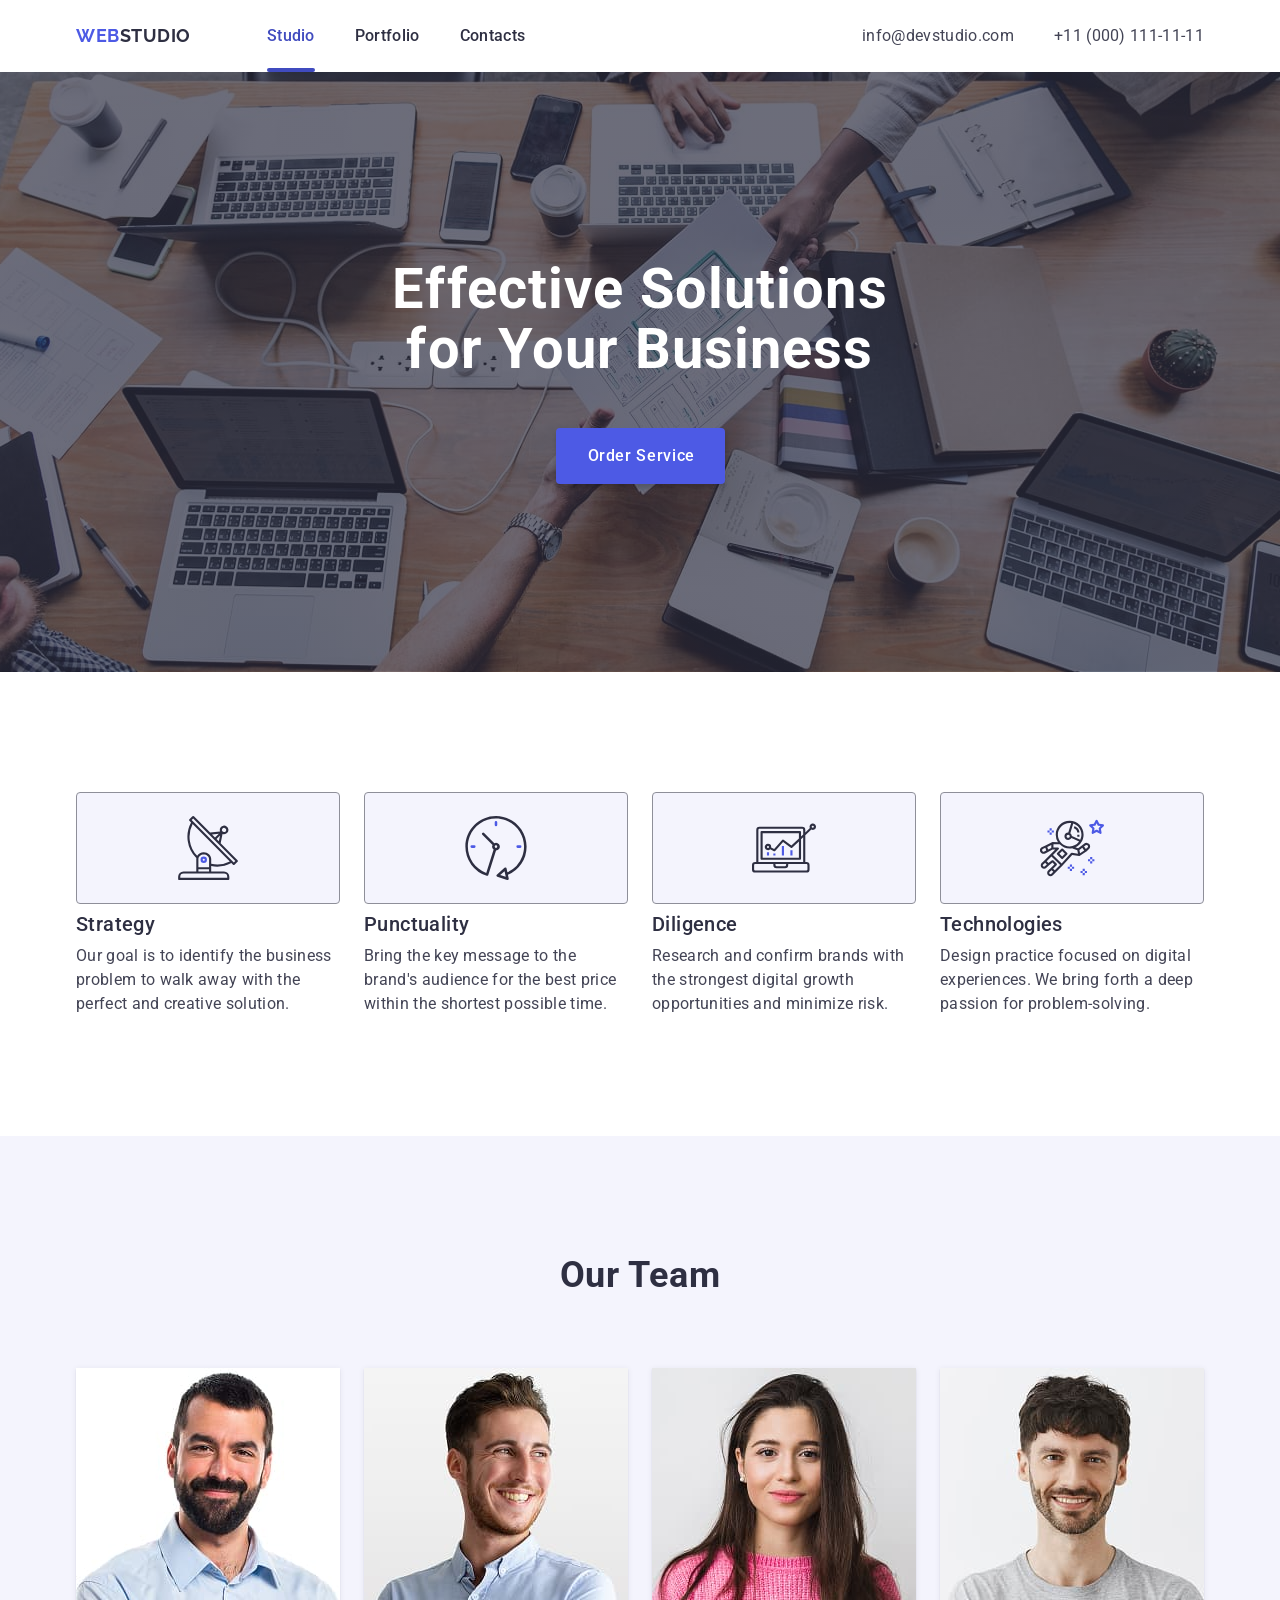
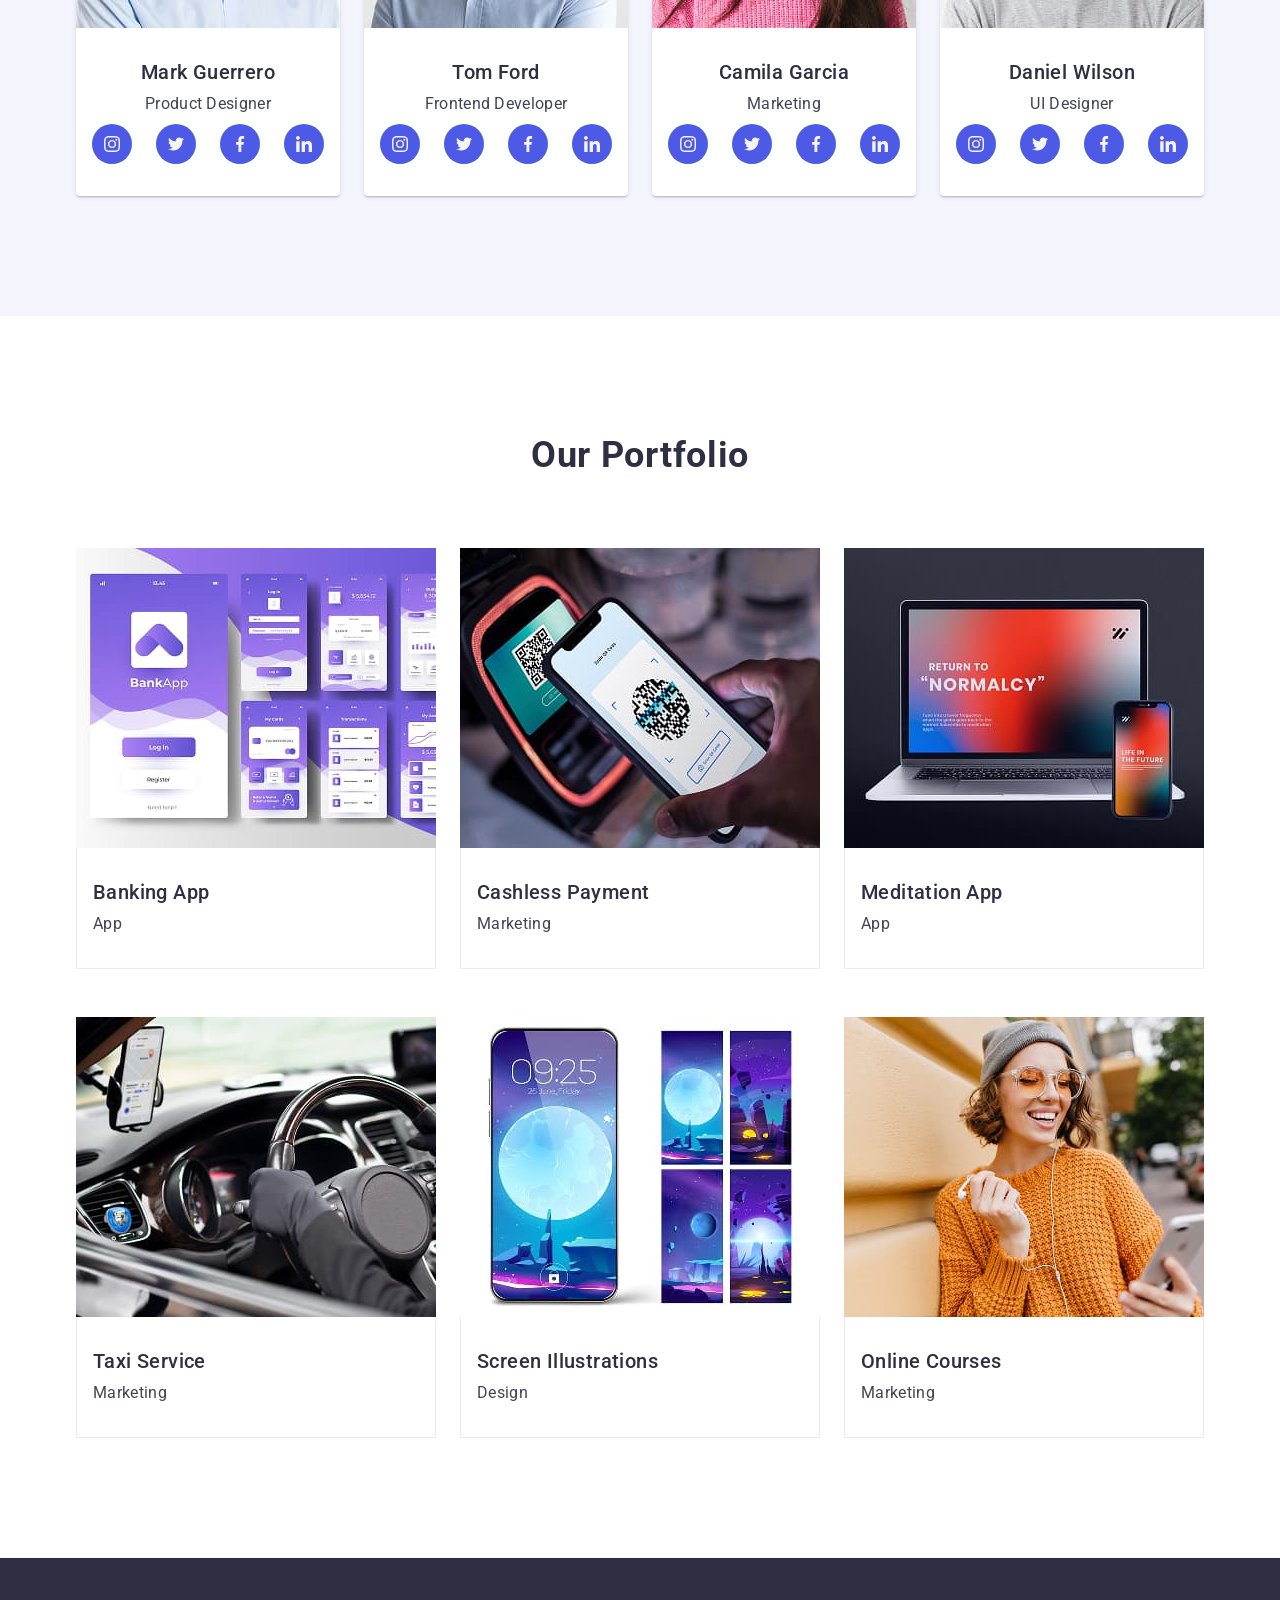
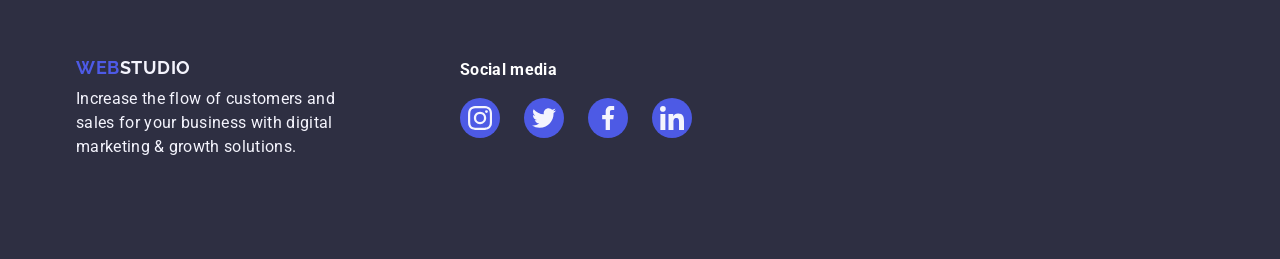
<file: index.html>
<!DOCTYPE html>
<html lang="en">
  <head>
    <meta charset="UTF-8" />
    <meta name="viewport" content="width=device-width, initial-scale=1.0" />
    <title>Document</title>
    <link
      rel="stylesheet"
      href="https://cdnjs.cloudflare.com/ajax/libs/modern-normalize/3.0.1/modern-normalize.min.css"
      integrity="sha512-q6WgHqiHlKyOqslT/lgBgodhd03Wp4BEqKeW6nNtlOY4quzyG3VoQKFrieaCeSnuVseNKRGpGeDU3qPmabCANg=="
      crossorigin="anonymous"
      referrerpolicy="no-referrer"
    />
    <link rel="preconnect" href="https://fonts.googleapis.com" />
    <link rel="preconnect" href="https://fonts.gstatic.com" crossorigin />
    <link
      href="https://fonts.googleapis.com/css2?family=Raleway:wght@700&family=Roboto:wght@400;500;700&display=swap"
      rel="stylesheet"
    />
    <link rel="stylesheet" href="./css/styles.css" />
  </head>
  <body>
    <header class="header">
      <div class="container">
        <nav class="navigation">
          <!-- logo -->
          <a class="logo" href="./index.html"
            ><span class="logo-part">Web</span>studio</a
          >
          <!-- navigation -->
          <ul class="navigation-list">
            <li class="navigation-item">
              <a class="navigation-item-link current" href="">Studio</a>
            </li>
            <li class="navigation-item">
              <a class="navigation-item-link" href="">Portfolio</a>
            </li>
            <li class="navigation-item">
              <a class="navigation-item-link" href="">Contacts</a>
            </li>
          </ul>
        </nav>
        <!-- contacts -->
        <address class="contacts">
          <ul class="contacts-list">
            <li class="contacts-item">
              <a class="contacts-item-link" href="mailto:info@devstudio.com"
                >info@devstudio.com</a
              >
            </li>
            <li class="contacts-item">
              <a class="contacts-item-link" href="tel:+110001111111"
                >+11 (000) 111-11-11</a
              >
            </li>
          </ul>
        </address>
      </div>
    </header>

    <main class="main">
      <section class="hero-section">
        <div class="container">
          <h1 class="hero-title">Effective Solutions for Your Business</h1>
          <button class="hero-button" type="button">Order Service</button>
        </div>
      </section>

      <!-- description -->
      <section class="section description-section">
        <div class="container">
          <h2 class="description-title section-title hidden">Why us?</h2>
          <ul class="description-list">
            <li class="description-item">
              <div class="description-ico-wrap">
                <svg class="description-ico" width="64" height="64">
                  <use href="./images/icons.svg#icon-antenna"></use>
                </svg>
              </div>
              <h3 class="description-subtitle section-subtitle">Strategy</h3>
              <p class="description-item-text section-text">
                Our goal is to identify the business problem to walk away with
                the perfect and creative solution.
              </p>
            </li>
            <li class="description-item">
              <div class="description-ico-wrap">
                <svg class="description-ico" width="64" height="64">
                  <use href="./images/icons.svg#icon-clock"></use>
                </svg>
              </div>
              <h3 class="description-subtitle section-subtitle">Punctuality</h3>
              <p class="description-item-text section-text">
                Bring the key message to the brand's audience for the best price
                within the shortest possible time.
              </p>
            </li>
            <li class="description-item">
              <div class="description-ico-wrap">
                <svg class="description-ico" width="64" height="64">
                  <use href="./images/icons.svg#icon-diagram"></use>
                </svg>
              </div>
              <h3 class="description-subtitle section-subtitle">Diligence</h3>
              <p class="description-item-text section-text">
                Research and confirm brands with the strongest digital growth
                opportunities and minimize risk.
              </p>
            </li>
            <li class="description-item">
              <div class="description-ico-wrap">
                <svg class="description-ico" width="64" height="64">
                  <use href="./images/icons.svg#icon-astronaut"></use>
                </svg>
              </div>
              <h3 class="description-subtitle section-subtitle">
                Technologies
              </h3>
              <p class="description-item-text section-text">
                Design practice focused on digital experiences. We bring forth a
                deep passion for problem-solving.
              </p>
            </li>
          </ul>
        </div>
      </section>

      <!-- team -->
      <section class="section team-section">
        <div class="container">
          <h2 class="team-title section-title">Our Team</h2>
          <ul class="team-list">
            <li class="team-item">
              <img
                class="team-image"
                src="./images/team-1.jpg"
                alt="Mark Guerrero"
                width="264"
                height="260"
              />
              <div class="team-item-content">
                <h3 class="team-subtitle section-subtitle">Mark Guerrero</h3>
                <p class="team-role section-text">Product Designer</p>
                <ul class="team-soc-list">
                  <li class="team-soc-item">
                    <a
                      class="social-link"
                      href="https://www.instagram.com/"
                      target="_blank"
                    >
                      <svg class="social-icon" width="16" height="16">
                        <use href="./images/icons.svg#icon-instagram"></use>
                      </svg>
                    </a>
                  </li>
                  <li class="team-soc-item">
                    <a class="social-link" href="https://x.com/" target="_blank"
                      ><svg class="social-icon" width="16" height="16">
                        <use href="./images/icons.svg#icon-twitter"></use></svg
                    ></a>
                  </li>
                  <li class="team-soc-item">
                    <a
                      class="social-link"
                      href="https://www.facebook.com/"
                      target="_blank"
                      ><svg class="social-icon" width="16" height="16">
                        <use href="./images/icons.svg#icon-facebook"></use></svg
                    ></a>
                  </li>
                  <li class="team-soc-item">
                    <a
                      class="social-link"
                      href="https://www.linkedin.com/"
                      target="_blank"
                      ><svg class="social-icon" width="16" height="16">
                        <use href="./images/icons.svg#icon-linkedin"></use></svg
                    ></a>
                  </li>
                </ul>
              </div>
            </li>
            <li class="team-item">
              <img
                class="team-image"
                src="./images/team-2.jpg"
                alt="Tom Ford"
                width="264"
                height="260"
              />
              <div class="team-item-content">
                <h3 class="team-subtitle section-subtitle">Tom Ford</h3>
                <p class="team-role section-text">Frontend Developer</p>
                <ul class="team-soc-list">
                  <li class="team-soc-item">
                    <a
                      class="social-link"
                      href="https://www.instagram.com/"
                      target="_blank"
                    >
                      <svg class="social-icon" width="16" height="16">
                        <use href="./images/icons.svg#icon-instagram"></use>
                      </svg>
                    </a>
                  </li>
                  <li class="team-soc-item">
                    <a class="social-link" href="https://x.com/" target="_blank"
                      ><svg class="social-icon" width="16" height="16">
                        <use href="./images/icons.svg#icon-twitter"></use></svg
                    ></a>
                  </li>
                  <li class="team-soc-item">
                    <a
                      class="social-link"
                      href="https://www.facebook.com/"
                      target="_blank"
                      ><svg class="social-icon" width="16" height="16">
                        <use href="./images/icons.svg#icon-facebook"></use></svg
                    ></a>
                  </li>
                  <li class="team-soc-item">
                    <a
                      class="social-link"
                      href="https://www.linkedin.com/"
                      target="_blank"
                      ><svg class="social-icon" width="16" height="16">
                        <use href="./images/icons.svg#icon-linkedin"></use></svg
                    ></a>
                  </li>
                </ul>
              </div>
            </li>
            <li class="team-item">
              <img
                class="team-image"
                src="./images/team-3.jpg"
                alt="Camila Garcia"
                width="264"
                height="260"
              />
              <div class="team-item-content">
                <h3 class="team-subtitle section-subtitle">Camila Garcia</h3>
                <p class="team-role section-text">Marketing</p>
                <ul class="team-soc-list">
                  <li class="team-soc-item">
                    <a
                      class="social-link"
                      href="https://www.instagram.com/"
                      target="_blank"
                    >
                      <svg class="social-icon" width="16" height="16">
                        <use href="./images/icons.svg#icon-instagram"></use>
                      </svg>
                    </a>
                  </li>
                  <li class="team-soc-item">
                    <a class="social-link" href="https://x.com/" target="_blank"
                      ><svg class="social-icon" width="16" height="16">
                        <use href="./images/icons.svg#icon-twitter"></use></svg
                    ></a>
                  </li>
                  <li class="team-soc-item">
                    <a
                      class="social-link"
                      href="https://www.facebook.com/"
                      target="_blank"
                      ><svg class="social-icon" width="16" height="16">
                        <use href="./images/icons.svg#icon-facebook"></use></svg
                    ></a>
                  </li>
                  <li class="team-soc-item">
                    <a
                      class="social-link"
                      href="https://www.linkedin.com/"
                      target="_blank"
                      ><svg class="social-icon" width="16" height="16">
                        <use href="./images/icons.svg#icon-linkedin"></use></svg
                    ></a>
                  </li>
                </ul>
              </div>
            </li>
            <li class="team-item">
              <img
                class="team-image"
                src="./images/team-4.jpg"
                alt="Daniel Wilson"
                width="264"
                height="260"
              />
              <div class="team-item-content">
                <h3 class="team-subtitle section-subtitle">Daniel Wilson</h3>
                <p class="team-role section-text">UI Designer</p>
                <ul class="team-soc-list">
                  <li class="team-soc-item">
                    <a
                      class="social-link"
                      href="https://www.instagram.com/"
                      target="_blank"
                    >
                      <svg class="social-icon" width="16" height="16">
                        <use href="./images/icons.svg#icon-instagram"></use>
                      </svg>
                    </a>
                  </li>
                  <li class="team-soc-item">
                    <a class="social-link" href="https://x.com/" target="_blank"
                      ><svg class="social-icon" width="16" height="16">
                        <use href="./images/icons.svg#icon-twitter"></use></svg
                    ></a>
                  </li>
                  <li class="team-soc-item">
                    <a
                      class="social-link"
                      href="https://www.facebook.com/"
                      target="_blank"
                      ><svg class="social-icon" width="16" height="16">
                        <use href="./images/icons.svg#icon-facebook"></use></svg
                    ></a>
                  </li>
                  <li class="team-soc-item">
                    <a
                      class="social-link"
                      href="https://www.linkedin.com/"
                      target="_blank"
                      ><svg class="social-icon" width="16" height="16">
                        <use href="./images/icons.svg#icon-linkedin"></use></svg
                    ></a>
                  </li>
                </ul>
              </div>
            </li>
          </ul>
        </div>
      </section>

      <!-- portfolio -->
      <section class="section portfolio-section">
        <div class="container">
          <h2 class="portfolio-title section-title">Our Portfolio</h2>

          <ul class="portfolio-list">
            <li class="portfolio-item">
              <div class="portfolio-image-wrap">
                <img
                  class="portfolio-image"
                  src="./images/portfolio-1.jpg"
                  alt="UI design of a banking app with multiple screens"
                  width="360"
                  height="300"
                />
                <p class="portfolio-image-text">
                  14 Stylish and User-Friendly App Design Concepts · Task
                  Manager App · Calorie Tracker App · Exotic Fruit Ecommerce App
                  · Cloud Storage App
                </p>
              </div>
              <div class="portfolio-item-content">
                <h3 class="portfolio-subtitle section-subtitle">Banking App</h3>
                <p class="portfolio-category section-text">App</p>
              </div>
            </li>
            <li class="portfolio-item">
              <div class="portfolio-image-wrap">
                <img
                  class="portfolio-image"
                  src="./images/portfolio-2.jpg"
                  alt="Person scanning a QR code for payment"
                  width="360"
                  height="300"
                />
                <p class="portfolio-image-text">
                  14 Stylish and User-Friendly App Design Concepts · Task
                  Manager App · Calorie Tracker App · Exotic Fruit Ecommerce App
                  · Cloud Storage App
                </p>
              </div>
              <div class="portfolio-item-content">
                <h3 class="portfolio-subtitle section-subtitle">
                  Cashless Payment
                </h3>
                <p class="portfolio-category section-text">Marketing</p>
              </div>
            </li>
            <li class="portfolio-item">
              <div class="portfolio-image-wrap">
                <img
                  class="portfolio-image"
                  src="./images/portfolio-3.jpg"
                  alt="Laptop and phone showing a meditation app"
                  width="360"
                  height="300"
                />
                <p class="portfolio-image-text">
                  14 Stylish and User-Friendly App Design Concepts · Task
                  Manager App · Calorie Tracker App · Exotic Fruit Ecommerce App
                  · Cloud Storage App
                </p>
              </div>
              <div class="portfolio-item-content">
                <h3 class="portfolio-subtitle section-subtitle">
                  Meditation App
                </h3>
                <p class="portfolio-category section-text">App</p>
              </div>
            </li>
            <li class="portfolio-item">
              <div class="portfolio-image-wrap">
                <img
                  class="portfolio-image"
                  src="./images/portfolio-4.jpg"
                  alt="Driver using a taxi service app in a car"
                  width="360"
                  height="300"
                />
                <p class="portfolio-image-text">
                  14 Stylish and User-Friendly App Design Concepts · Task
                  Manager App · Calorie Tracker App · Exotic Fruit Ecommerce App
                  · Cloud Storage App
                </p>
              </div>
              <div class="portfolio-item-content">
                <h3 class="portfolio-subtitle section-subtitle">
                  Taxi Service
                </h3>
                <p class="portfolio-category section-text">Marketing</p>
              </div>
            </li>
            <li class="portfolio-item">
              <div class="portfolio-image-wrap">
                <img
                  class="portfolio-image"
                  src="./images/portfolio-5.jpg"
                  alt="Futuristic mobile screen designs"
                  width="360"
                  height="300"
                />
                <p class="portfolio-image-text">
                  14 Stylish and User-Friendly App Design Concepts · Task
                  Manager App · Calorie Tracker App · Exotic Fruit Ecommerce App
                  · Cloud Storage App
                </p>
              </div>
              <div class="portfolio-item-content">
                <h3 class="portfolio-subtitle section-subtitle">
                  Screen Illustrations
                </h3>
                <p class="portfolio-category section-text">Design</p>
              </div>
            </li>
            <li class="portfolio-item">
              <div class="portfolio-image-wrap">
                <img
                  class="portfolio-image"
                  src="./images/portfolio-6.jpg"
                  alt="Smiling woman using a smartphone"
                  width="360"
                  height="300"
                />
                <p class="portfolio-image-text">
                  14 Stylish and User-Friendly App Design Concepts · Task
                  Manager App · Calorie Tracker App · Exotic Fruit Ecommerce App
                  · Cloud Storage App
                </p>
              </div>
              <div class="portfolio-item-content">
                <h3 class="portfolio-subtitle section-subtitle">
                  Online Courses
                </h3>
                <p class="portfolio-category section-text">Marketing</p>
              </div>
            </li>
          </ul>
        </div>
      </section>
    </main>

    <footer class="footer">
      <div class="container">
        <div class="footer-container">
          <!-- logo -->
          <a class="footer-logo" href="/"
            ><span class="logo-part">Web</span>studio</a
          >
          <p class="footer-text section-text">
            Increase the flow of customers and sales for your business with
            digital marketing & growth solutions.
          </p>
        </div>
        <div class="footer-link-container">
          <h2 class="footer-links-header">Social media</h2>
          <ul class="team-soc-list">
            <li class="team-soc-item">
              <a
                class="social-link footer-link"
                href="https://www.instagram.com/"
                target="_blank"
              >
                <svg class="social-icon" width="24" height="24">
                  <use href="./images/icons.svg#icon-instagram"></use>
                </svg>
              </a>
            </li>
            <li class="team-soc-item">
              <a
                class="social-link footer-link"
                href="https://x.com/"
                target="_blank"
                ><svg class="social-icon" width="24" height="24">
                  <use href="./images/icons.svg#icon-twitter"></use></svg
              ></a>
            </li>
            <li class="team-soc-item">
              <a
                class="social-link footer-link"
                href="https://www.facebook.com/"
                target="_blank"
                ><svg class="social-icon" width="24" height="24">
                  <use href="./images/icons.svg#icon-facebook"></use></svg
              ></a>
            </li>
            <li class="team-soc-item">
              <a
                class="social-link footer-link"
                href="https://www.linkedin.com/"
                target="_blank"
                ><svg class="social-icon" width="24" height="24">
                  <use href="./images/icons.svg#icon-linkedin"></use></svg
              ></a>
            </li>
          </ul>
        </div>
      </div>
    </footer>
  </body>
</html>
</file>
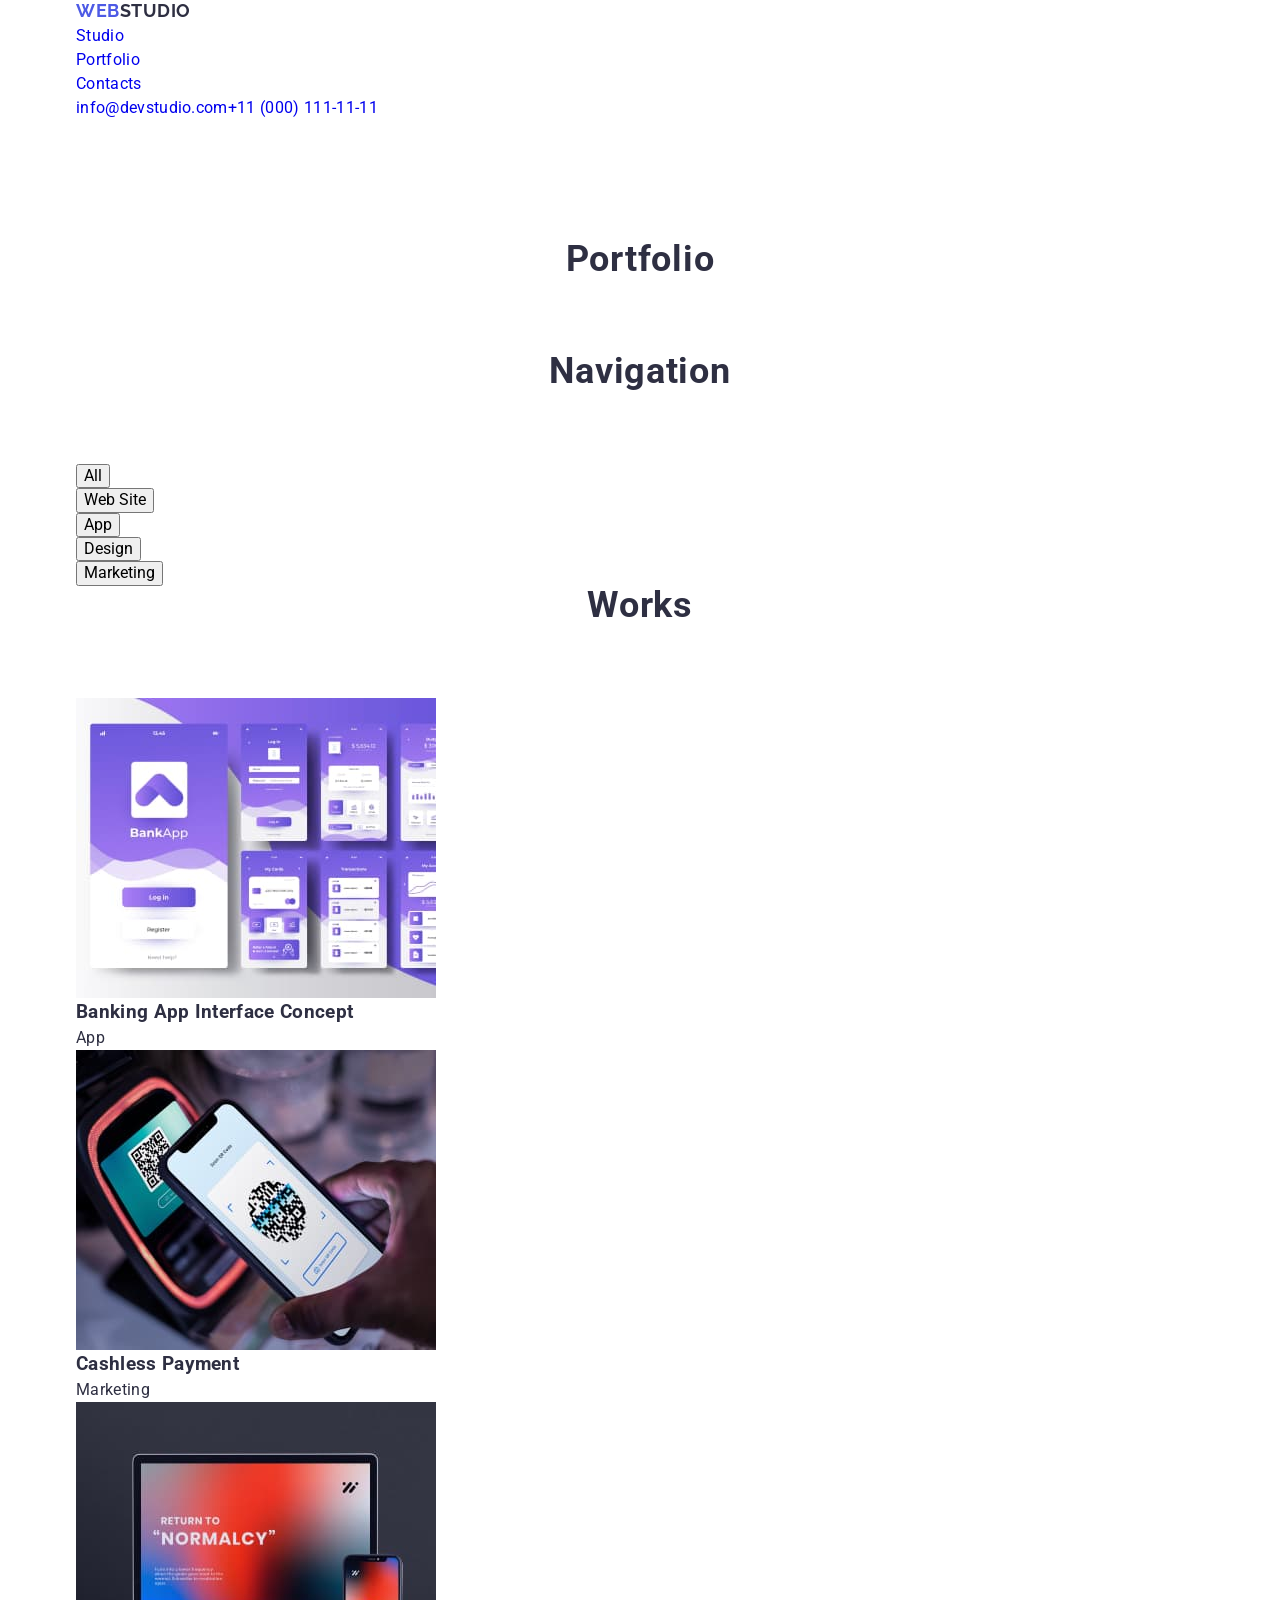
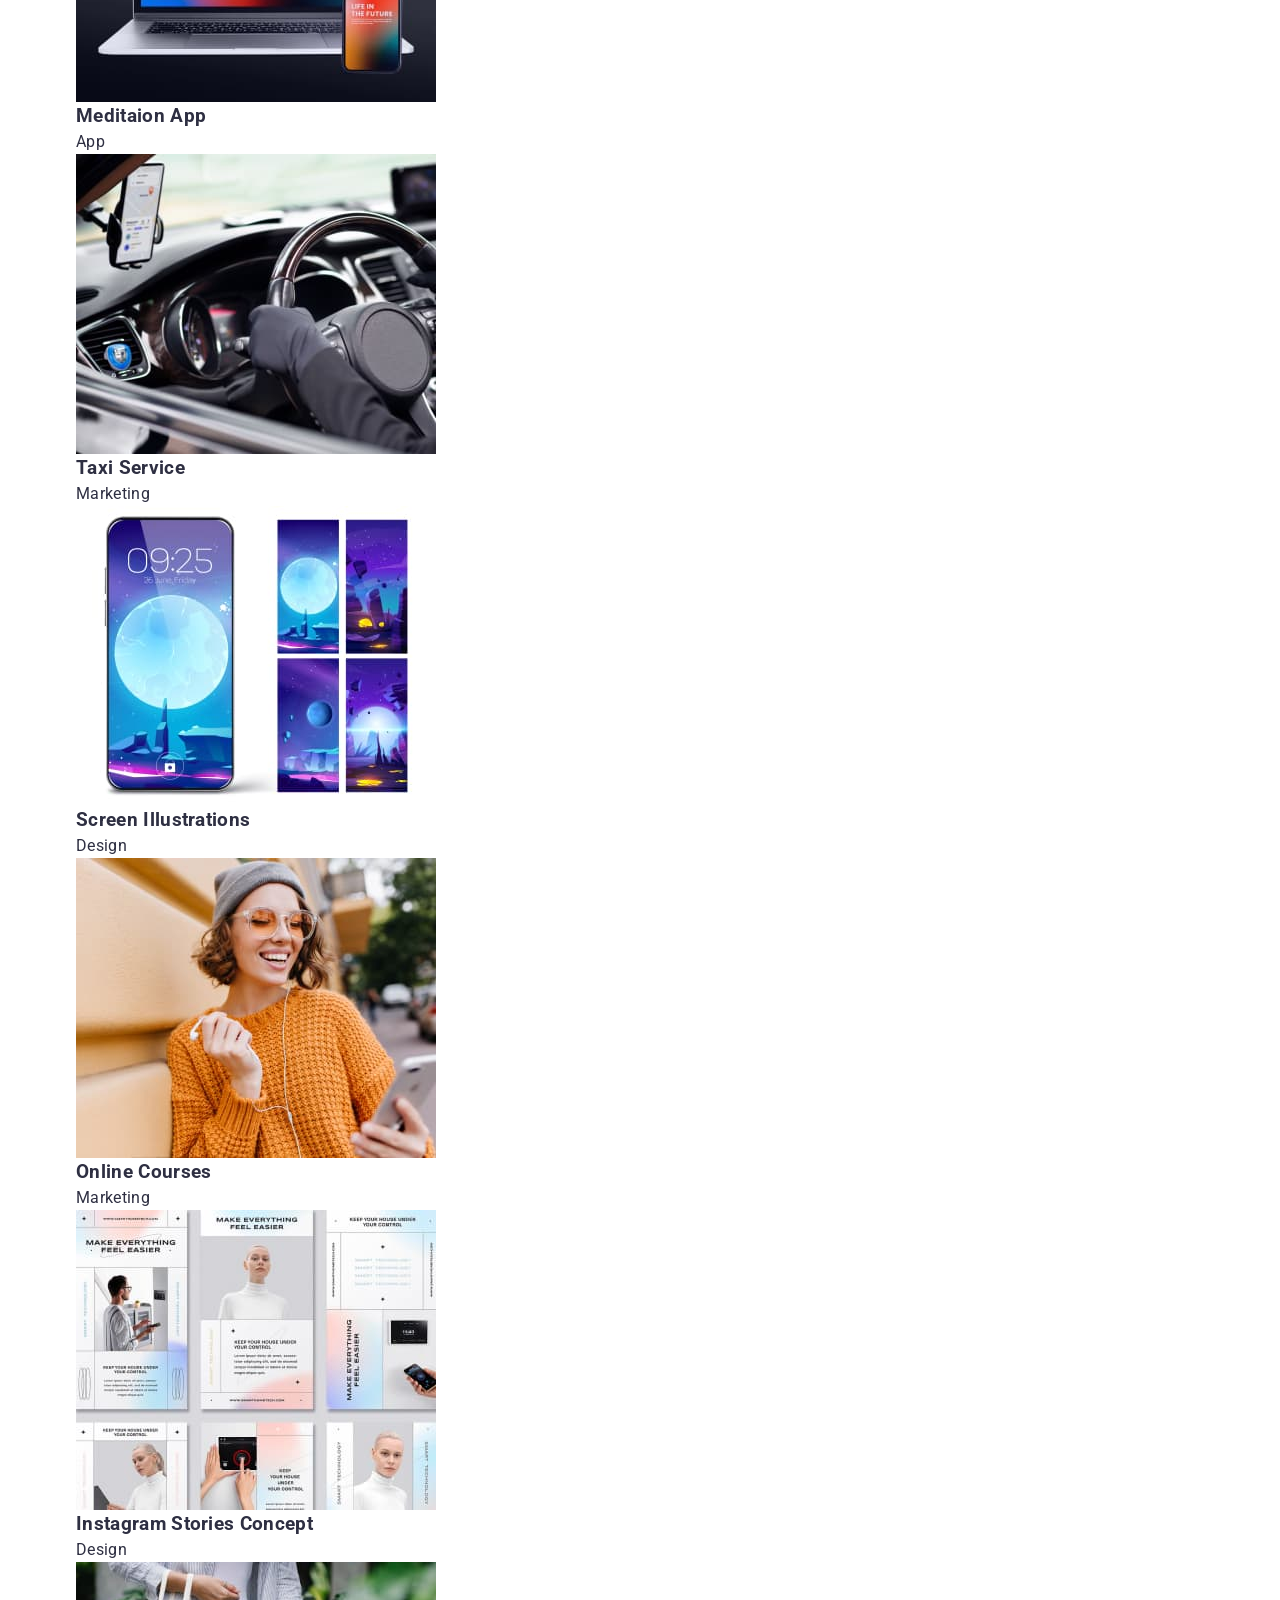
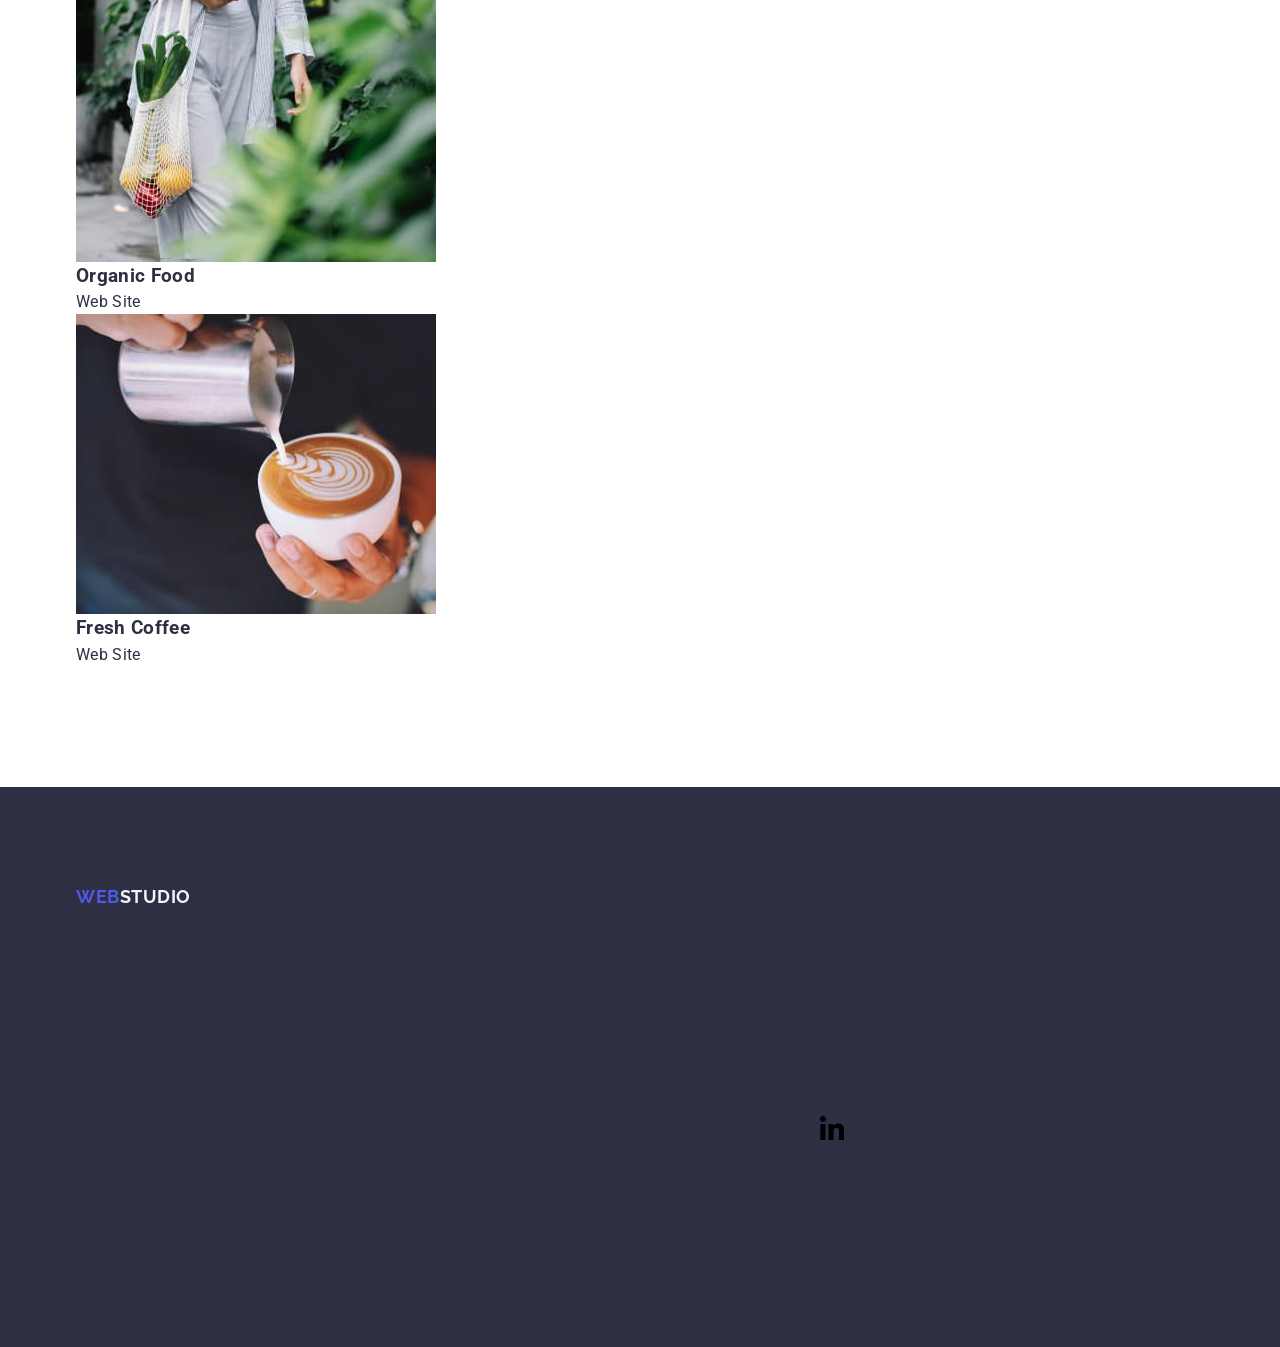
<file: portfoilo.html>
<!DOCTYPE html>
<html lang="en">
  <head>
    <meta charset="UTF-8" />
    <meta http-equiv="X-UA-Compatible" content="IE=edge" />
    <meta name="viewport" content="width=device-width, initial-scale=1.0" />
    <title>Document</title>
    <link rel="preconnect" href="https://fonts.googleapis.com" />
    <link rel="preconnect" href="https://fonts.gstatic.com" crossorigin />
    <link
      href="https://fonts.googleapis.com/css2?family=Raleway:wght@800&family=Roboto:wght@400;500;700;900&display=swap"
      rel="stylesheet"
    />
    <link
      rel="stylesheet"
      href="https://cdnjs.cloudflare.com/ajax/libs/modern-normalize/1.1.0/modern-normalize.min.css"
    />
    <link rel="stylesheet" href="css/styles.css" />
  </head>
  <body>
    <header class="page-header">
      <div class="container main-nav">
        <nav class="main-nav">
          <!--Logo-->
          <a class="logo" href="./index.html">
            <span class="logo-part">Web</span>studio
          </a>
          <!--Navigation-->
          <ul class="site-nav list">
            <li class="item"><a href="./index.html" class="link">Studio</a></li>
            <li class="item">
              <a href="./portfoilo.html" class="link current">Portfolio</a>
            </li>
            <li class="item"><a href="/" class="link">Contacts</a></li>
          </ul>
        </nav>
        <!--Contacts-->
        <ul class="contacts list">
          <li class="item">
            <a href="mailto:info@devstudio.com" class="contacts-link"
              >info@devstudio.com</a
            >
          </li>
          <li class="item">
            <a href="tel:+110001111111" class="contacts-link"
              >+11 (000) 111-11-11</a
            >
          </li>
        </ul>
      </div>
    </header>

    <main>
      <section class="section toppadding">
        <div class="container">
          <h1 class="section-title secret-name">Portfolio</h1>
          <!--Filter-->
          <h2 class="section-title secret-name">Navigation</h2>
          <ul class="filter list">
            <li class="item">
              <button class="button secondary" type="button">All</button>
            </li>
            <li class="item">
              <button class="button secondary" type="button">Web Site</button>
            </li>
            <li class="item">
              <button class="button secondary" type="button">App</button>
            </li>
            <li class="item">
              <button class="button secondary" type="button">Design</button>
            </li>
            <li class="item">
              <button class="button secondary" type="button">Marketing</button>
            </li>
          </ul>
          <!-- Work Illustrations -->
          <h2 class="section-title secret-name">Works</h2>
          <ul class="work-list list">
            <li class="item">
              <img
                class="image"
                src="./images/banking_app.jpg"
                alt="Interface of banking app"
                width="360"
                height="300"
              />
              <div class="work-content">
                <h3 class="title">Banking App Interface Concept</h3>
                <p>App</p>
              </div>
            </li>
            <li class="item">
              <img
                class="image"
                src="./images/qr.jpg"
                alt="Scanning QR code"
                width="360"
                height="300"
              />
              <div class="work-content">
                <h3 class="title">Cashless Payment</h3>
                <p>Marketing</p>
              </div>
            </li>
            <li class="item">
              <img
                class="image"
                src="./images/meditaion_app_on_iphone_and_macbook.jpg"
                alt="App on gadjets"
                width="360"
                height="300"
              />
              <div class="work-content">
                <h3 class="title">Meditaion App</h3>
                <p>App</p>
              </div>
            </li>
            <li class="item">
              <img
                class="image"
                src="./images/driver_in_car.jpg"
                alt="Driver in taxi"
                width="360"
                height="300"
              />
              <div class="work-content">
                <h3 class="title">Taxi Service</h3>
                <p>Marketing</p>
              </div>
            </li>
            <li class="item">
              <img
                class="image"
                src="./images/screen_illustrations.jpg"
                alt="Screen Illustrations"
                width="360"
                height="300"
              />
              <div class="work-content">
                <h3 class="title">Screen Illustrations</h3>
                <p>Design</p>
              </div>
            </li>
            <li class="item">
              <img
                class="image"
                src="./images/girl_with_iphone.jpg"
                alt="Girl with iphone"
                width="360"
                height="300"
              />
              <div class="work-content">
                <h3 class="title">Online Courses</h3>
                <p>Marketing</p>
              </div>
            </li>
            <li class="item">
              <img
                class="image"
                src="./images/instagram_stories_concept.jpg"
                alt="Instagram Stories Concept"
                width="360"
                height="300"
              />
              <div class="work-content">
                <h3 class="title">Instagram Stories Concept</h3>
                <p>Design</p>
              </div>
            </li>
            <li class="item">
              <img
                class="image"
                src="./images/women_with_organic_food.jpg"
                alt="Women with organic food"
                width="360"
                height="300"
              />
              <div class="work-content">
                <h3 class="title">Organic Food</h3>
                <p>Web Site</p>
              </div>
            </li>
            <li class="item">
              <img
                class="image"
                src="./images/barista_making_coffe.jpg"
                alt="Barista making coffe"
                width="360"
                height="300"
              />
              <div class="work-content">
                <h3 class="title">Fresh Coffee</h3>
                <p>Web Site</p>
              </div>
            </li>
          </ul>
        </div>
      </section>
    </main>

    <footer class="footer">
      <div class="container">
        <!--Logo-->
        <div>
          <a href="./index.html" class="footer-logo">
            <span class="logo-part">Web</span>studio
          </a>
          <p class="text">
            Increase the flow of customers and sales for your business with
            digital marketing & growth solutions.
          </p>
        </div>
        <div class="link-container">
          <h2 class="links-header">Social media</h2>
          <ul class="social-links footer list">
            <li>
              <a href="/" class="icon footer">
                <svg width="24px" height="24px">
                  <use href="./images/icons.svg#icon-instagram"></use>
                </svg>
              </a>
            </li>
            <li>
              <a href="/" class="icon footer">
                <svg width="24px" height="24px">
                  <use href="./images/icons.svg#icon-twitter"></use>
                </svg>
              </a>
            </li>
            <li>
              <a href="/" class="icon footer">
                <svg width="24px" height="24px">
                  <use href="./images/icons.svg#icon-facebook"></use>
                </svg>
              </a>
            </li>
            <li>
              <a href="/" class="icon footer">
                <svg width="24px" height="24px">
                  <use href="./images/icons.svg#icon-linkedin"></use>
                </svg>
              </a>
            </li>
          </ul>
        </div>
      </div>
    </footer>
  </body>
</html>
</file>
<file: css/styles.css>
body {
  font-size: 16px;
  line-height: 1.5;
  letter-spacing: 0.02em;
  color: #2e2f42;
  background-color: #fff;
  font-family: Roboto, sans-serif;
}

ul {
  list-style-type: none;
  margin-bottom: 0;
  margin-top: 0;
  padding-left: 0;
}

a {
  text-decoration: none;
}

address {
  font-style: normal;
}

p,
h1,
h2,
h3,
h4,
h5,
h6 {
  margin: 0;
}

img {
  display: block;
  max-width: 100%;
}

.hidden {
  position: absolute;
  width: 1px;
  height: 1px;
  margin: -1px;
  padding: 0;
  border: 0;
  overflow: hidden;
  clip: rect(0 0 0 0);
}

.container {
  margin: 0 auto;
  padding: 0 15px;
  max-width: 1158px;
}

.section {
  padding: 120px 0;
}

.logo,
.footer-logo {
  font-size: 18px;
  font-weight: 700;
  line-height: 1.16;
  letter-spacing: 0.03em;
  text-transform: uppercase;
  color: #2e2f42;
  font-family: Raleway, sans-serif;
}

.logo-part {
  color: #4d5ae5;
}

.section-title {
  font-size: 36px;
  font-weight: 700;
  line-height: 1.11;
  letter-spacing: 0.02em;
  text-align: center;
  margin-bottom: 72px;
}

.section-subtitle {
  font-size: 20px;
  font-weight: 500;
  line-height: 1.2;
  letter-spacing: 0.02em;
}

.section-text {
  line-height: 1.5;
  letter-spacing: 0.02em;
  color: #434455;
}

/* --------------------HEADER-------------------- */
.header {
  box-shadow: 0 1px 6px 0 rgb(46 47 66 / 8%), 0 1px 1px 0 rgb(46 47 66 / 16%),
    0 2px 1px 0 rgb(46 47 66 / 8%);
}

.header .container {
  display: flex;
}

.navigation {
  display: flex;
  align-items: center;
  gap: 76px;
}

.logo {
  padding: 24px 0;
}

.navigation-list {
  display: flex;
  gap: 40px;
}

.navigation-item {
}

.navigation-item-link {
  display: block;
  padding: 24px 0;
  font-weight: 500;
  color: #2e2f42;
  transition: color 250ms cubic-bezier(0.4, 0, 0.2, 1);
}

.navigation-item-link.current {
  position: relative;
  color: #404bbf;
}

.navigation-item-link.current::after {
  position: absolute;
  bottom: 0;
  left: 0;
  width: 100%;
  height: 4px;
  border-radius: 2px;
  transition: transform 250ms cubic-bezier(0.4, 0, 0.2, 1);
  transform: scale(1, 1);
  background-color: #404bbf;
  content: '';
}

.navigation-item-link:hover.current::after {
  transform: scale(0.3, 0.5);
}

.contacts {
  display: flex;
  align-items: center;
  margin-left: auto;
}

.contacts-list {
  display: flex;
  gap: 40px;
}

.contacts-item {
}

.contacts-item-link {
  display: block;
  padding: 24px 0;
  font-size: 16px;
  line-height: 1.5;
  letter-spacing: 0.02em;
  color: #434455;
  transition: color 250ms cubic-bezier(0.4, 0, 0.2, 1);
}

.navigation-item-link:hover,
.navigation-item-link:focus,
.contacts-item-link:hover,
.contacts-item-link:focus {
  color: #404bbf;
}

/* --------------------HERO-------------------- */

.main {
}

.hero-section {
  margin: 0 auto;
  padding: 188px 0;
  text-align: center;
  background-color: #2e2f42;
  background-image: linear-gradient(rgb(46 47 66 / 70%), rgb(46 47 66 / 70%)),
    url('../images/people-office.jpg');
  background-position: center;
  background-repeat: no-repeat;
  background-size: cover;
  max-width: 1440px;
}

.hero-title {
  width: 496px;
  font-size: 56px;
  font-weight: 700;
  line-height: 1.07;
  letter-spacing: 0.02em;
  color: #fff;
  margin-bottom: 48px;
  margin-left: auto;
  margin-right: auto;
}

.hero-button {
  width: 169px;
  padding: 16px 32px;
  font-weight: 500;
  line-height: 1.5;
  letter-spacing: 0.04em;
  color: #fff;
  background: #4d5ae5;
  border: none;
  border-radius: 4px;
  box-shadow: 0 4px 4px 0 rgb(0 0 0 / 15%);
  transition: background 250ms cubic-bezier(0.4, 0, 0.2, 1);
  cursor: pointer;
  white-space: nowrap;
}

.hero-button:hover,
.hero-button:focus {
  background: #404bbf;
}

/* --------------------DESCRIPTION-------------------- */

.description-section {
}

.description-title {
}

.description-list {
  display: flex;
  gap: 24px;
}

.description-item {
  width: calc((100% - 24px * 3) / 4);
}

.description-ico-wrap {
  display: flex;
  width: 264px;
  height: 112px;
  background: #f4f4fd;
  border: 1px solid #8e8f99;
  border-radius: 4px;
  align-items: center;
  justify-content: center;
  margin-bottom: 8px;
}

.description-ico {
}

.description-subtitle {
  margin-bottom: 8px;
}

.description-item-text {
}

/* --------------------TEAM-------------------- */

.team-section {
  background: #f4f4fd;
}

.team-title {
}

.team-list {
  display: flex;
  gap: 24px;
}

.team-item {
  width: calc((100% - 24px * 3) / 4);
  background: #fff;
  border-radius: 0 0 4px 4px;
  box-shadow: 0 2px 1px 0 rgb(46 47 66 / 8%), 0 1px 1px 0 rgb(46 47 66 / 16%),
    0 1px 6px 0 rgb(46 47 66 / 8%);
}

.team-image {
}

.team-item-content {
  padding: 32px 16px;
  text-align: center;
}

.team-subtitle {
  margin-bottom: 8px;
}

.team-role {
  margin-bottom: 8px;
}

.team-soc-list {
  display: flex;
  gap: 24px;
  justify-content: center;
}

.team-soc-item {
}

.social-link {
  display: flex;
  width: 40px;
  height: 40px;
  border-radius: 50%;
  transition: background-color 250ms cubic-bezier(0.4, 0, 0.2, 1);
  align-items: center;
  background-color: #4d5ae5;
  justify-content: center;
}

.social-link:hover,
.social-link:focus {
  background-color: #404bbf;
}

.social-icon {
  fill: #f4f4fd;
}

/* --------------------PORTFOLIO-------------------- */

.portfolio-section {
}

.portfolio-title {
}

.portfolio-list {
  display: flex;
  flex-wrap: wrap;
  gap: 48px 24px;
}

.portfolio-item {
  transition: box-shadow 250ms cubic-bezier(0.4, 0, 0.2, 1);
  flex-basis: calc((100% - 48px) / 3);
}

.portfolio-item:hover,
.portfolio-item:focus {
  box-shadow: 0 2px 1px 0 rgb(46 47 66 / 8%), 0 1px 1px 0 rgb(46 47 66 / 16%),
    0 1px 6px 0 rgb(46 47 66 / 8%);
  cursor: pointer;
}

.portfolio-item-content {
  padding: 32px 16px;
  border-bottom: 1px solid #e7e9fc;
  border-left: 1px solid #e7e9fc;
  border-right: 1px solid #e7e9fc;
}

.portfolio-image-wrap {
  position: relative;
  overflow: hidden;
}

.portfolio-image {
}

.portfolio-image-text {
  position: absolute;
  top: 0;
  left: 0;
  height: 100%;
  padding: 40px 32px;
  color: #f4f4fd;
  transition: transform 250ms cubic-bezier(0.4, 0, 0.2, 1);
  transform: translateY(100%);
  background-color: #4d5ae5;
}

.portfolio-item:hover .portfolio-image-text,
.portfolio-item:focus .portfolio-image-text {
  transform: translateY(0);
}

.portfolio-subtitle {
  margin-bottom: 8px;
}

.portfolio-category {
}

/* --------------------FOOTER-------------------- */

.footer .container {
  display: flex;
  align-items: flex-start;
}

.footer-container {
  margin-right: 120px;
}

.footer {
  padding: 100px 0;
  background: #2e2f42;
}

.footer-logo {
  display: block;
  color: #f4f4fd;
  margin-bottom: 8px;
}

.footer-text {
  width: 264px;
  color: #f4f4fd;
}

.footer-link-container {
}

.footer-links-header {
  font-size: 16px;
  line-height: 1.5;
  letter-spacing: 0.02em;
  color: #fff;
  margin-bottom: 16px;
}

.footer-link:hover,
.footer-link:focus {
  background-color: #31d0aa;
}
</file>
